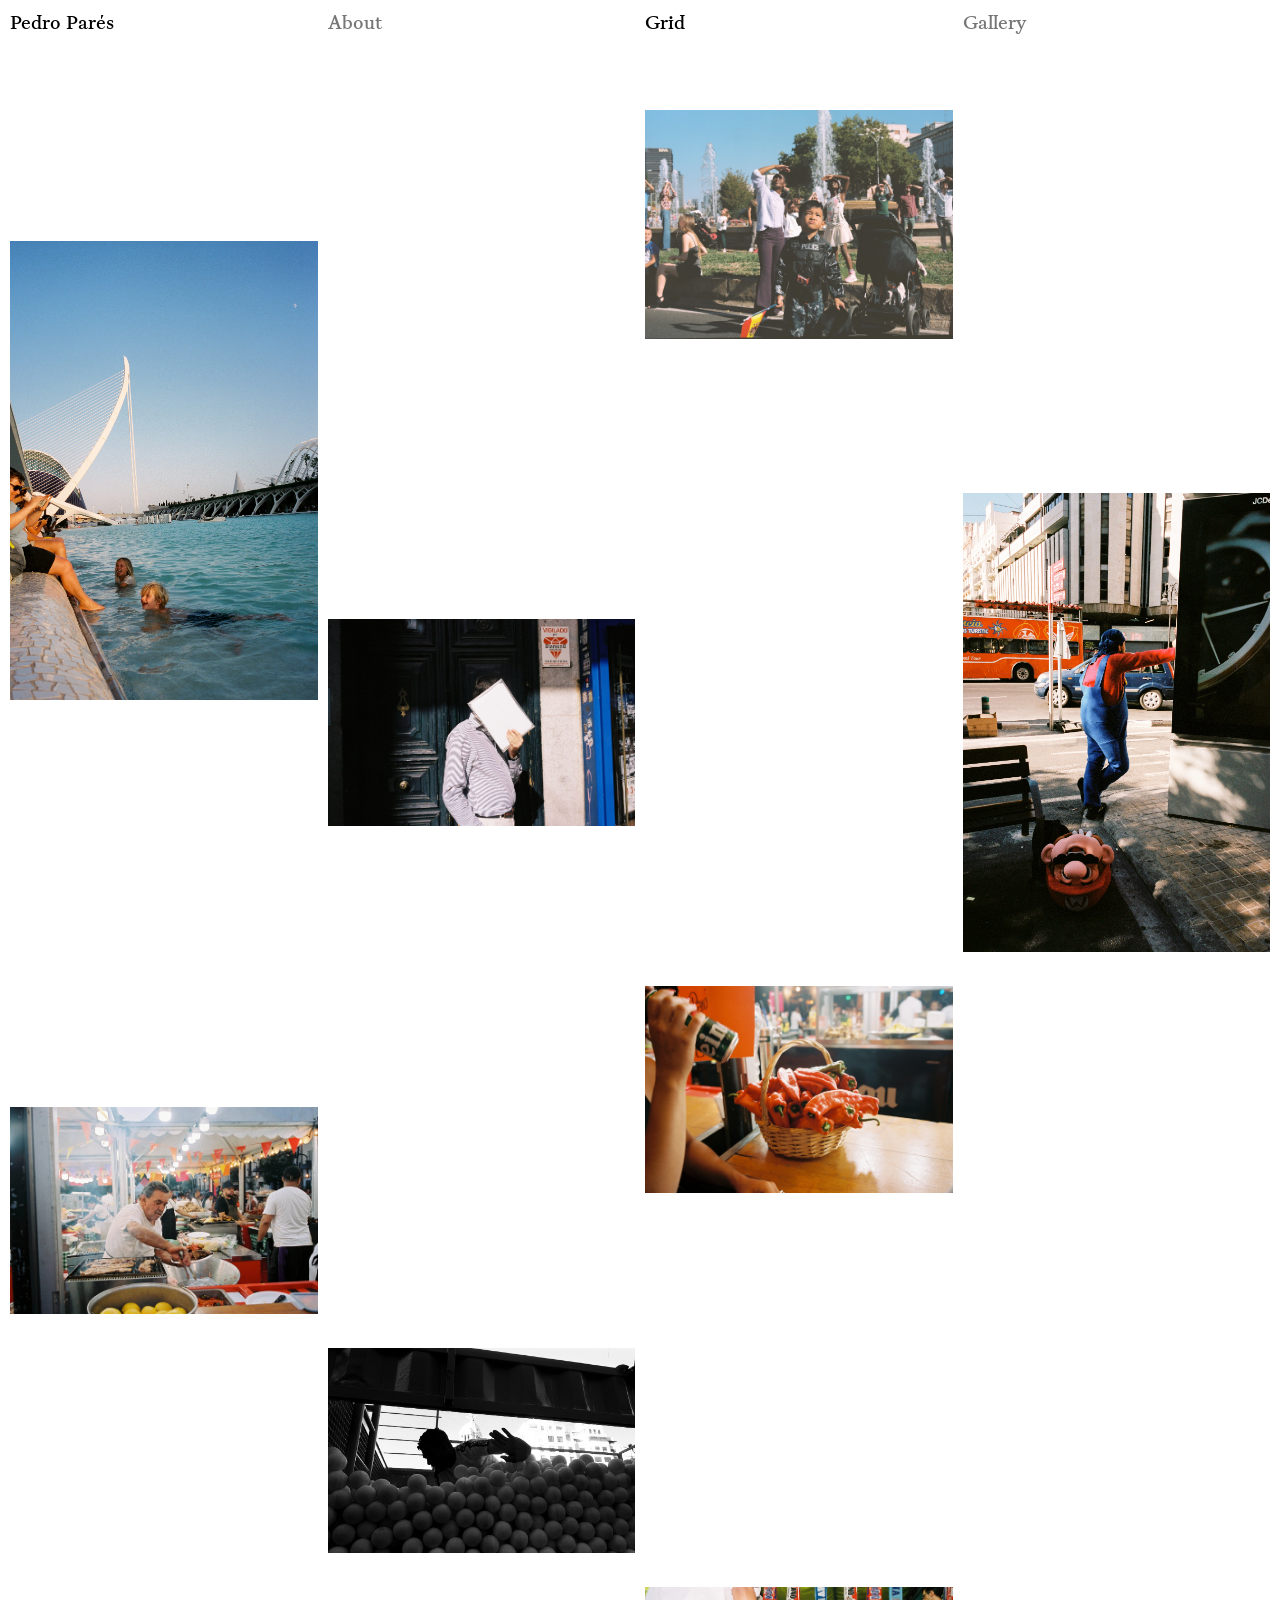
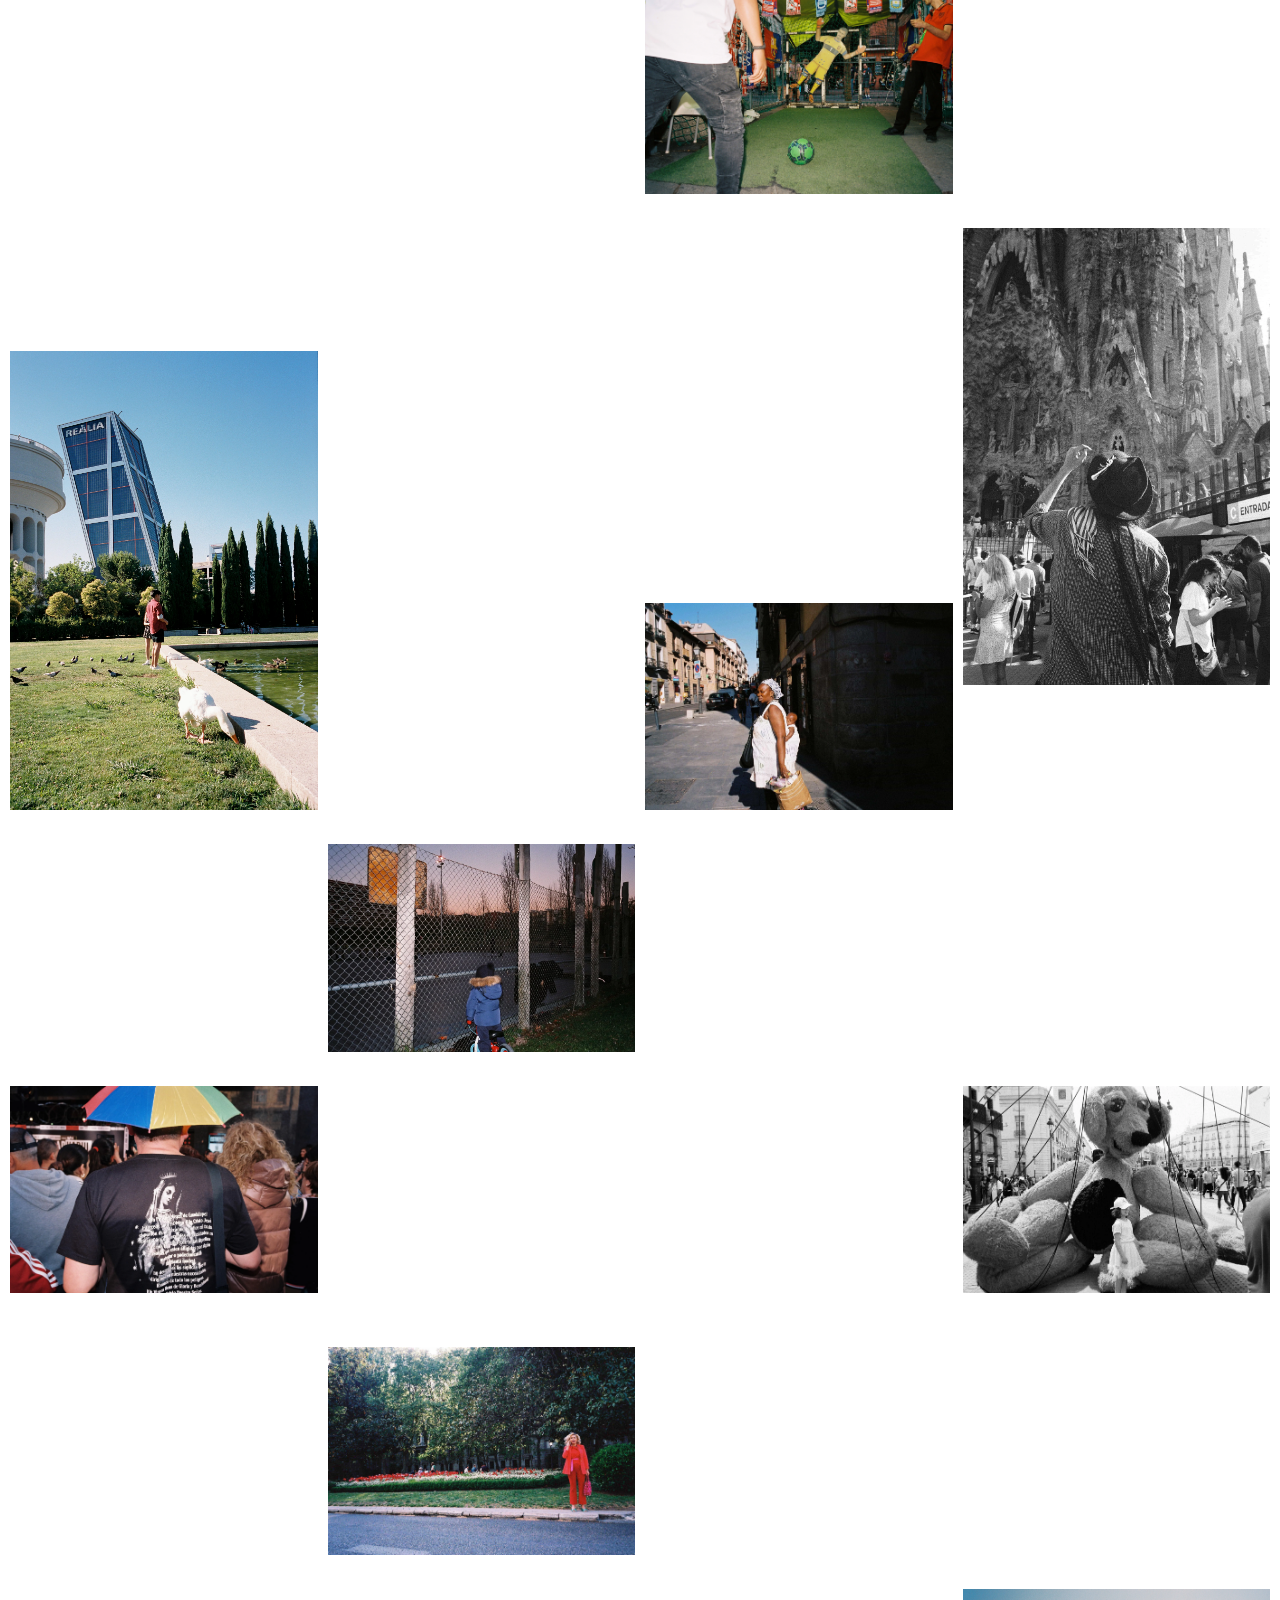
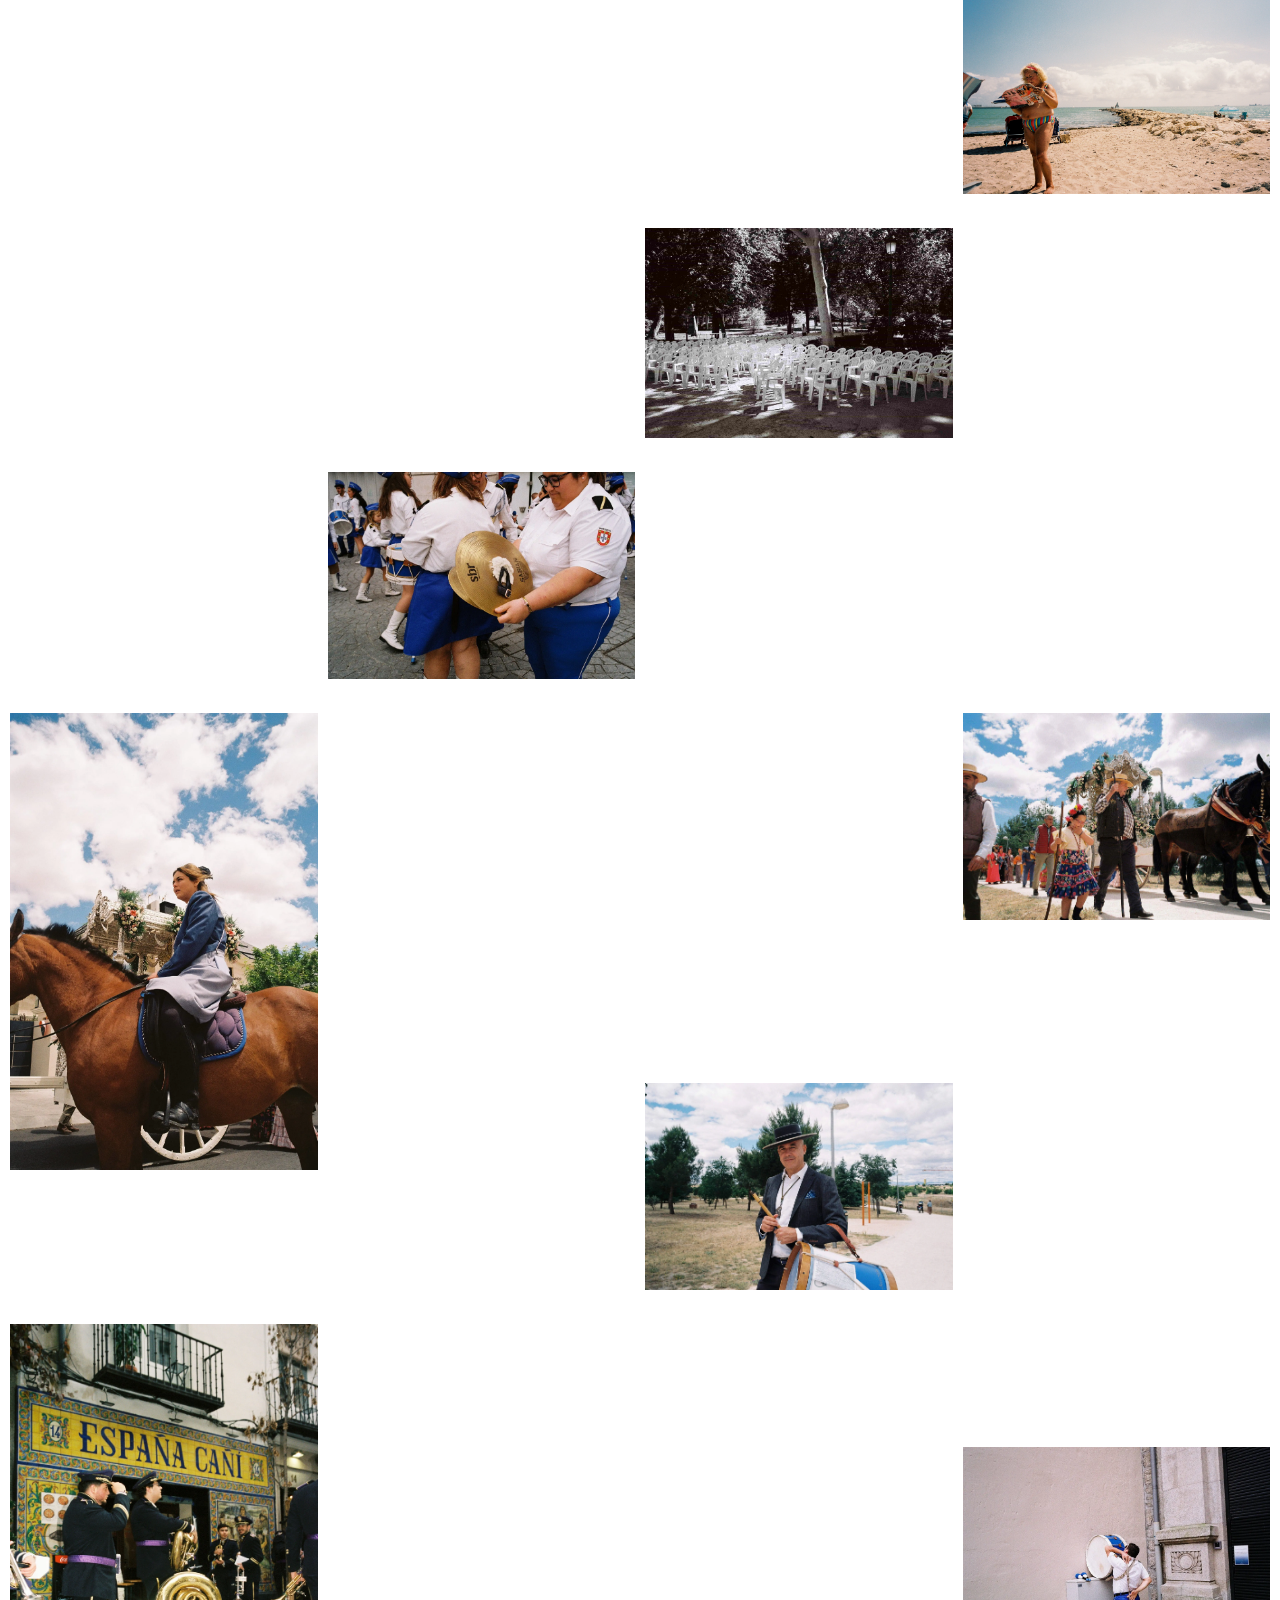
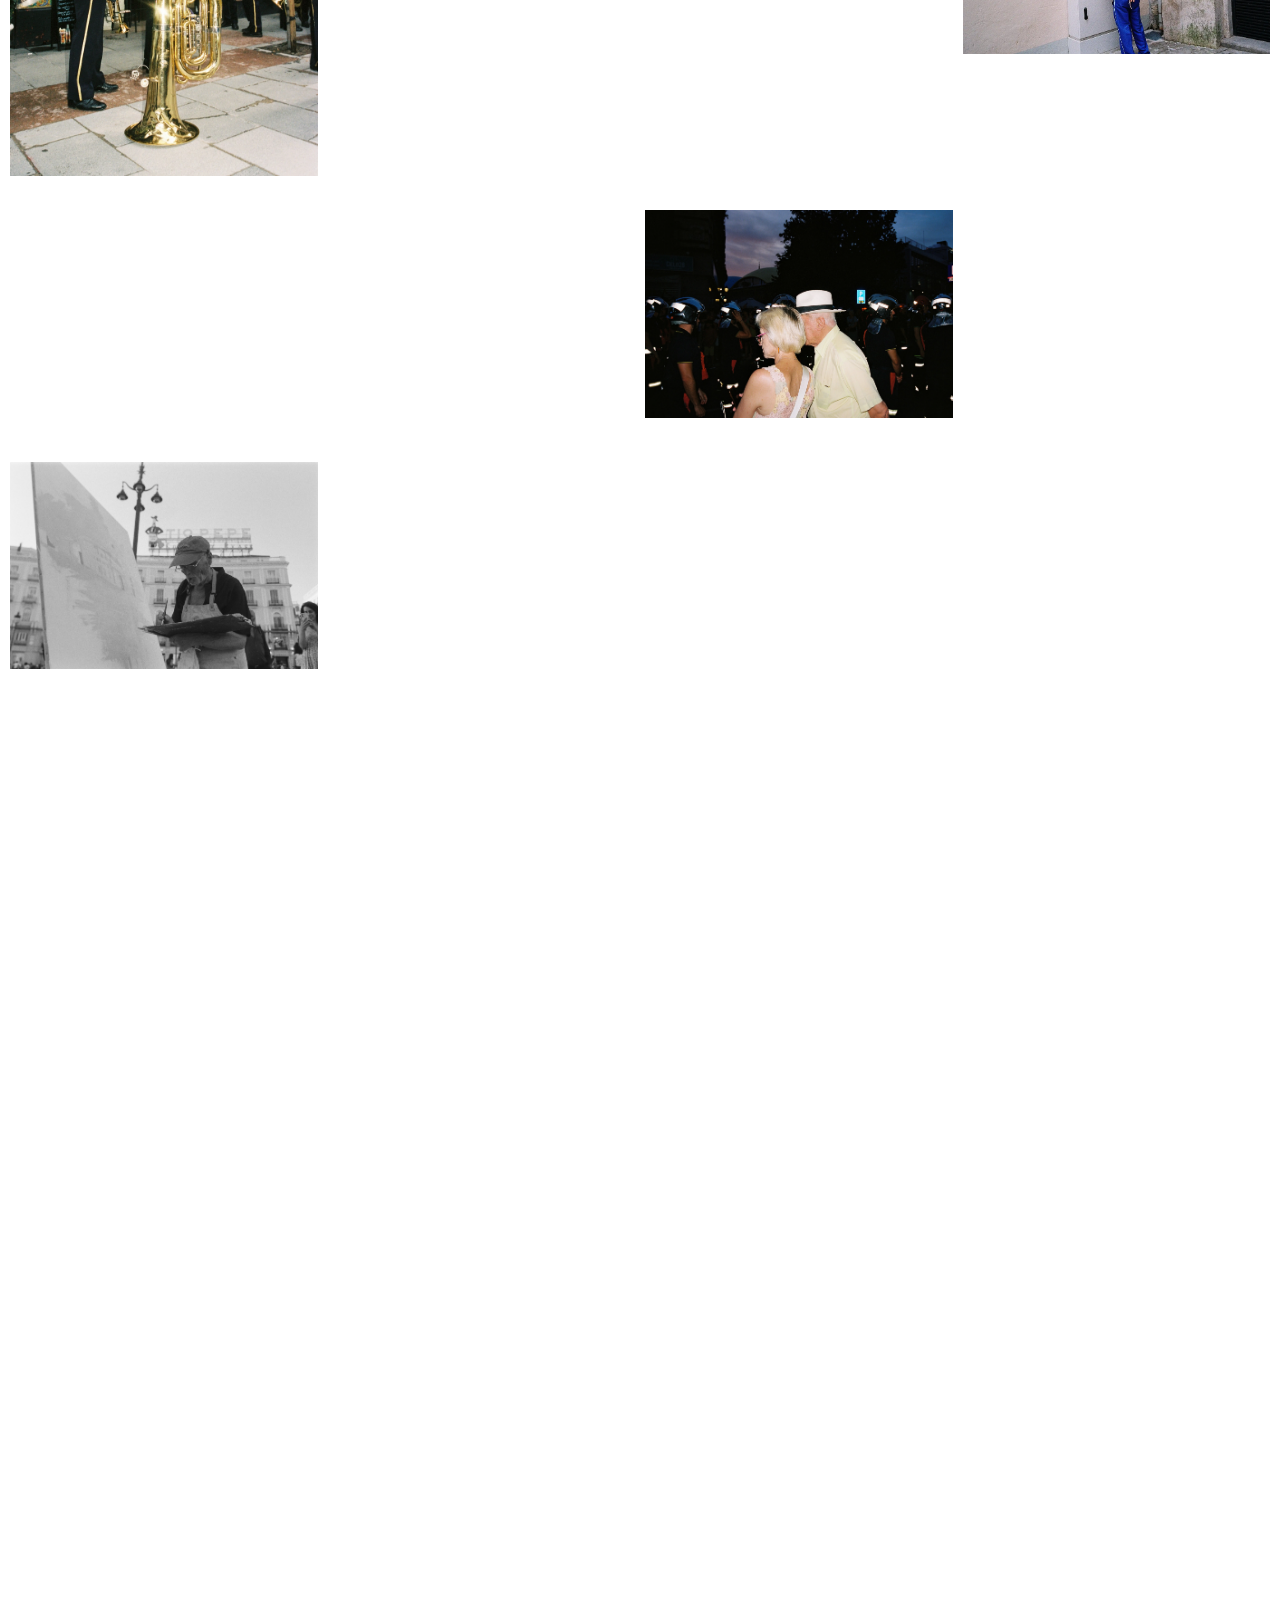
<file: index.html>
<!DOCTYPE html>
<html lang="en">
<head>
    <meta charset="UTF-8">
    <meta name="viewport" content="width=device-width, initial-scale=1.0">
    <title>Pedro Portfolio</title>
    <meta name="description" content="Photographic archive of street photography showing real urban life and city scenes.">
    <link rel="preload" href="Fuentes/ABC/ABCGaisyr-Light-Trial.woff2" as="font" type="font/woff2" crossorigin>
    <link rel="stylesheet" href="css/index.css">
    <link rel="icon" href="Media/favicon.png" type="image/png">
    <script defer src="js/index.js"></script>
</head>

<body>
<!--
    PEDRO PARÉS - PORTFOLIO
    Página principal con grid de fotografías en color.
    Secciones: Header, About, Grid Color, Back to Top, Footer Mobile
-->
    <svg xmlns="http://www.w3.org/2000/svg" style="display:none">
        <symbol id="icon-arrow-up" viewBox="0 0 45.83 78.14">
            <line stroke="#000" stroke-miterlimit="10" stroke-width="3" fill="#fff" x1="22.84" y1="2.15" x2="22.84" y2="78.14"/>
            <polyline fill="none" stroke="#000" stroke-miterlimit="10" stroke-width="3" points=".71 23.6 22.9 1.41 45.12 23.64"/>
        </symbol>
    </svg>
    <!-- HEADER -->
    <header class="header">

        <nav class="nav">
            <ul class="nav__ul">
                <li class="nav__link"><h1 class="h1">Pedro Parés</h1></li>
                <li class="nav__link nav__about">
                    <a href="#" class="nav__a notselected openAbout" title="About">About</a>
                </li>
                <li class="nav__link">
                    <span class="nav__a a" title="Grid section">Grid</span>
                </li>
                <li class="nav__link">
                    <a href="galeriacolor.html" class="nav__a notselected" title="Go to Gallery page">Gallery</a>
                </li>
            </ul>
        </nav>

    </header>


    <div class="header_small">

        <nav class="nav_small">
            <ul class="nav_small__ul">
                <li class="nav_small__link">
                    <span class="h1" title="Pedro Parés">Pedro Parés</span>
                </li>
                <li class="nav_small__link nav_small__about">
                    <a href="#" class="nav_small__a notselected openAbout" title="Open About section">
                        About
                    </a>
                </li>
            </ul>
        </nav>

    </div>
    <!-- HEADER -->


    <main>
    <!-- ABOUT -->
        <div class="about__container">

            <div class="about_content">

                <div class="about_grid">
                    <div class="div_grid__big">
                        <p class="p_about"> Pedro Parés is a Venezuelan photographer based in Madrid (Spain).
                        His work focuses on street photography, with a particular emphasis on portraying
                        cultural richness that surrounds us and exploring complex human emotions.
                        He also has a strong interest in the audiovisual field, with extensive experience
                        as a camera assistant and in the field of image direction.</p>
                    </div>
                </div>

                <div class="information_grid">
                    <div class="information_grid__contact">
                        <h2 class="contact_h2">Contact</h2>
                        <div class="contact_p__div">
                            <p class="p_contact">Photographs available for sell.</p>
                            <p class="p_contact">Price upon request.</p>
                        </div>
                        
                        <ul class="ul_contact">
                            <li class="li_contact"><a href="mailto:pedroapares@gmail.com" class="a_contact" title="Email">pedroapares@gmail.com</a></li>
                            <li class="li_contact"><a href="https://instagram.com/thespecialpares" class="a_contact" title="Instagram" target="_blank" rel="noreferrer">@thespecialpares</a></li>
                            <li class="li_contact"><a href="tel:+31654654876" class="a_contact" title="Phone">+31 654 654 876</a></li>
                        </ul>
                    </div>
                    <div class="information_grid__experience">
                        <h2 class="experience_h2">Experience</h2>
                        <ul class="ul_experience">
                            <li class="li_experience">Art Direction</li>
                            <li class="li_experience">Wedding Photography</li>
                            <li class="li_experience">Set Design</li>
                            <li class="li_experience">Event Photography</li>
                            <li class="li_experience">Photojournalism</li>
                        </ul>
                    </div>
                    <div class="information_grid__colaborators">
                        <h2 class="colaborators_h2">Colaborators</h2>
                        <ul class="ul_colaborators">
                            <li class="li_colaborators">Santiago Giusto</li>
                            <li class="li_colaborators">Nelson Van Campenhout</li>
                            <li class="li_colaborators">Leonardo Linan</li>
                            <li class="li_colaborators">Clara Murchinson</li>
                            <li class="li_colaborators">Margaux Jacques Linan</li>
                        </ul>
                    </div>
                </div>
                
            </div>

        </div>
    <!-- ABOUT -->



    <!-- GRID COLOR -->
    <div class="div__grid__color">
        <div class="div_img img_1__color img_horizontal">
            <picture>
                <source srcset="Media/optimizadas/grid_1_color_new.webp" type="image/webp">
                <img 
                    src="Media/grid_1_color.jpg"
                    alt="Street photography image"
                    title="Photograph 01"
                    fetchpriority="high"
                >
            </picture>
            <p class="caption">( 01 )</p>
        </div>

        <div class="div_img img_2__color img_vertical">
            <picture>
                <source srcset="Media/optimizadas/grid_2_color_new.webp" type="image/webp">
                <img 
                    src="Media/grid_2_color.jpg"
                    alt="Street photography image"
                    title="Photograph 02"
                    fetchpriority="high"
                >
            </picture>
            <p class="caption">( 02 )</p>
        </div>

        <div class="div_img img_3__color img_vertical">
            <picture>
                <source srcset="Media/optimizadas/grid_3_color_new.webp" type="image/webp">
                <img 
                    src="Media/grid_3_color.jpg"
                    alt="Street photography image"
                    title="Photograph 03"
                    fetchpriority="high"
                >
            </picture>
            <p class="caption">( 03 )</p>
        </div>

        <div class="div_img img_4__color img_horizontal">
            <picture>
                <source srcset="Media/optimizadas/grid_4_color_new.webp" type="image/webp">
                <img 
                    src="Media/grid_4_color.jpg"
                    alt="Street photography image"
                    title="Photograph 04"
                    fetchpriority="high"
                >
            </picture>
            <p class="caption">( 04 )</p>
        </div>

        <div class="div_img img_5__color img_horizontal">
            <picture>
                <source srcset="Media/optimizadas/grid_5_color_new.webp" type="image/webp">
                <img 
                    src="Media/grid_5_color.jpg"
                    alt="Street photography image"
                    title="Photograph 05"
                    loading="lazy"
                >
            </picture>
            <p class="caption">( 05 )</p>
        </div>

        <div class="div_img img_6__color img_horizontal">
            <picture>
                <source srcset="Media/optimizadas/grid_6_color_new.webp" type="image/webp">
                <img 
                    src="Media/grid_6_color.jpg"
                    alt="Street photography image"
                    title="Photograph 06"
                    loading="lazy"
                >
            </picture>
            <p class="caption">( 06 )</p>
        </div>

        <div class="div_img img_7__color img_horizontal">
            <picture>
                <source srcset="Media/optimizadas/grid_7_color_new.webp" type="image/webp">
                <img 
                    src="Media/grid_7_color.jpg"
                    alt="Street photography image"
                    title="Photograph 07"
                    loading="lazy"
                >
            </picture>
            <p class="caption">( 07 )</p>
        </div>

        <div class="div_img img_8__color img_horizontal">
            <picture>
                <source srcset="Media/optimizadas/grid_8_color_new.webp" type="image/webp">
                <img 
                    src="Media/grid_8_color.jpg"
                    alt="Street photography image"
                    title="Photograph 08"
                    loading="lazy"
                >
            </picture>
            <p class="caption">( 08 )</p>
        </div>

        <div class="div_img img_9__color img_vertical">
            <picture>
                <source srcset="Media/optimizadas/grid_9_color_new.webp" type="image/webp">
                <img 
                    src="Media/grid_9_color.jpg"
                    alt="Street photography image"
                    title="Photograph 09"
                    loading="lazy"
                >
            </picture>
            <p class="caption">( 09 )</p>
        </div>

        <div class="div_img img_10__color img_vertical">
            <picture>
                <source srcset="Media/optimizadas/grid_10_color_new.webp" type="image/webp">
                <img 
                    src="Media/grid_10_color.jpg"
                    alt="Street photography image"
                    title="Photograph 10"
                    loading="lazy"
                >
            </picture>
            <p class="caption">( 10 )</p>
        </div>

        <div class="div_img img_11__color img_horizontal">
            <picture>
                <source srcset="Media/optimizadas/grid_11_color_new.webp" type="image/webp">
                <img 
                    src="Media/grid_11_color.jpg"
                    alt="Street photography image"
                    title="Photograph 11"
                    loading="lazy"
                >
            </picture>
            <p class="caption">( 11 )</p>
        </div>

        <div class="div_img img_12__color img_horizontal">
            <picture>
                <source srcset="Media/optimizadas/grid_12_color_new.webp" type="image/webp">
                <img 
                    src="Media/grid_12_color.jpg"
                    alt="Street photography image"
                    title="Photograph 12"
                    loading="lazy"
                >
            </picture>
            <p class="caption">( 12 )</p>
        </div>

            <div class="div_img img_13__color img_horizontal">
            <picture>
                <source srcset="Media/optimizadas/grid_13_color_new.webp" type="image/webp">
                <img 
                    src="Media/grid_13_color.jpg"
                    alt="Street photography image"
                    title="Photograph 13"
                    loading="lazy"
                >
            </picture>
            <p class="caption">( 13 )</p>
        </div>

        <div class="div_img img_14__color img_horizontal">
            <picture>
                <source srcset="Media/optimizadas/grid_14_color_new.webp" type="image/webp">
                <img 
                    src="Media/grid_14_color.jpg"
                    alt="Street photography image"
                    title="Photograph 14"
                    loading="lazy"
                >
            </picture>
            <p class="caption">( 14 )</p>
        </div>

        <div class="div_img img_15__color img_horizontal">
            <picture>
                <source srcset="Media/optimizadas/grid_15_color_new.webp" type="image/webp">
                <img 
                    src="Media/grid_15_color.jpg"
                    alt="Street photography image"
                    title="Photograph 15"
                    loading="lazy"
                >
            </picture>
            <p class="caption">( 15 )</p>
        </div>

        <div class="div_img img_16__color img_horizontal">
            <picture>
                <source srcset="Media/optimizadas/grid_16_color_new.webp" type="image/webp">
                <img 
                    src="Media/grid_16_color.jpg"
                    alt="Street photography image"
                    title="Photograph 16"
                    loading="lazy"
                >
            </picture>
            <p class="caption">( 16 )</p>
        </div>

        <div class="div_img img_17__color img_horizontal">
            <picture>
                <source srcset="Media/optimizadas/grid_17_color_new.webp" type="image/webp">
                <img 
                    src="Media/grid_17_color.jpg"
                    alt="Street photography image"
                    title="Photograph 17"
                    loading="lazy"
                >
            </picture>
            <p class="caption">( 17 )</p>
        </div>

        <div class="div_img img_18__color img_horizontal">
            <picture>
                <source srcset="Media/optimizadas/grid_18_color_new.webp" type="image/webp">
                <img 
                    src="Media/grid_18_color.jpg"
                    alt="Street photography image"
                    title="Photograph 18"
                    loading="lazy"
                >
            </picture>
            <p class="caption">( 18 )</p>
        </div>

        <div class="div_img img_19__color img_vertical">
            <picture>
                <source srcset="Media/optimizadas/grid_19_color_new.webp" type="image/webp">
                <img 
                    src="Media/grid_19_color.jpg"
                    alt="Street photography image"
                    title="Photograph 19"
                    loading="lazy"
                >
            </picture>
            <p class="caption">( 19 )</p>
        </div>

        <div class="div_img img_20__color img_horizontal">
            <picture>
                <source srcset="Media/optimizadas/grid_20_color_new.webp" type="image/webp">
                <img 
                    src="Media/grid_20_color.jpg"
                    alt="Street photography image"
                    title="Photograph 20"
                    loading="lazy"
                >
            </picture>
            <p class="caption">( 20 )</p>
        </div>

        <div class="div_img img_21__color img_horizontal">
            <picture>
                <source srcset="Media/optimizadas/grid_21_color_new.webp" type="image/webp">
                <img 
                    src="Media/grid_21_color.jpg"
                    alt="Street photography image"
                    title="Photograph 21"
                    loading="lazy"
                >
            </picture>
            <p class="caption">( 21 )</p>
        </div>

        <div class="div_img img_22__color img_vertical">
            <picture>
                <source srcset="Media/optimizadas/grid_22_color_new.webp" type="image/webp">
                <img 
                    src="Media/grid_22_color.jpg"
                    alt="Street photography image"
                    title="Photograph 22"
                    loading="lazy"
                >
            </picture>
            <p class="caption">( 22 )</p>
        </div>

        <div class="div_img img_23__color img_horizontal">
            <picture>
                <source srcset="Media/optimizadas/grid_23_color_new.webp" type="image/webp">
                <img 
                    src="Media/grid_23_color.jpg"
                    alt="Street photography image"
                    title="Photograph 23"
                    loading="lazy"
                >
            </picture>
            <p class="caption">( 23 )</p>
        </div>

        <div class="div_img img_24__color img_horizontal">
            <picture>
                <source srcset="Media/optimizadas/grid_24_color_new.webp" type="image/webp">
                <img 
                    src="Media/grid_24_color.jpg"
                    alt="Street photography image"
                    title="Photograph 24"
                    loading="lazy"
                >
            </picture>
            <p class="caption">( 24 )</p>
        </div>

        <div class="div_img img_25__color img_horizontal">
            <picture>
                <source srcset="Media/optimizadas/grid_25_color_new.webp" type="image/webp">
                <img 
                    src="Media/grid_25_color.jpg"
                    alt="Street photography image"
                    title="Photograph 25"
                    loading="lazy"
                >
            </picture>
            <p class="caption">( 25 )</p>
        </div>

                <div class="div_img img_26__color img_horizontal">
            <picture>
                <source srcset="Media/optimizadas/grid_26_color_new.webp" type="image/webp">
                <img src="Media/grid_26_color.jpg" alt="Street photography image" title="Photograph 26" loading="lazy">
            </picture>
            <p class="caption">( 26 )</p>
        </div>

        <div class="div_img img_27__color img_vertical">
            <picture>
                <source srcset="Media/optimizadas/grid_27_color_new.webp" type="image/webp">
                <img src="Media/grid_27_color.jpg" alt="Street photography image" title="Photograph 27" loading="lazy">
            </picture>
            <p class="caption">( 27 )</p>
        </div>

        <div class="div_img img_28__color img_horizontal">
            <picture>
                <source srcset="Media/optimizadas/grid_28_color_new.webp" type="image/webp">
                <img src="Media/grid_28_color.jpg" alt="Street photography image" title="Photograph 28" loading="lazy">
            </picture>
            <p class="caption">( 28 )</p>
        </div>

        <div class="div_img img_29__color img_horizontal">
            <picture>
                <source srcset="Media/optimizadas/grid_29_color_new.webp" type="image/webp">
                <img src="Media/grid_29_color.jpg" alt="Street photography image" title="Photograph 29" loading="lazy">
            </picture>
            <p class="caption">( 29 )</p>
        </div>

        <div class="div_img img_30__color img_horizontal">
            <picture>
                <source srcset="Media/optimizadas/grid_30_color_new.webp" type="image/webp">
                <img src="Media/grid_30_color.jpg" alt="Street photography image" title="Photograph 30" loading="lazy">
            </picture>
            <p class="caption">( 30 )</p>
        </div>

        <div class="div_img img_31__color img_vertical">
            <picture>
                <source srcset="Media/optimizadas/grid_31_color_new.webp" type="image/webp">
                <img src="Media/grid_31_color.jpg" alt="Street photography image" title="Photograph 31" loading="lazy">
            </picture>
            <p class="caption">( 31 )</p>
        </div>

        <div class="div_img img_32__color img_horizontal">
            <picture>
                <source srcset="Media/optimizadas/grid_32_color_new.webp" type="image/webp">
                <img src="Media/grid_32_color.jpg" alt="Street photography image" title="Photograph 32" loading="lazy">
            </picture>
            <p class="caption">( 32 )</p>
        </div>

        <div class="div_img img_33__color img_horizontal">
            <picture>
                <source srcset="Media/optimizadas/grid_33_color_new.webp" type="image/webp">
                <img src="Media/grid_33_color.jpg" alt="Street photography image" title="Photograph 33" loading="lazy">
            </picture>
            <p class="caption">( 33 )</p>
        </div>

        <div class="div_img img_34__color img_horizontal">
            <picture>
                <source srcset="Media/optimizadas/grid_34_color_new.webp" type="image/webp">
                <img src="Media/grid_34_color.jpg" alt="Street photography image" title="Photograph 34" loading="lazy">
            </picture>
            <p class="caption">( 34 )</p>
        </div>

        <div class="div_img img_35__color img_vertical">
            <picture>
                <source srcset="Media/optimizadas/grid_35_color_new.webp" type="image/webp">
                <img src="Media/grid_35_color.jpg" alt="Street photography image" title="Photograph 35" loading="lazy">
            </picture>
            <p class="caption">( 35 )</p>
        </div>

        <div class="div_img img_36__color img_horizontal">
            <picture>
                <source srcset="Media/optimizadas/grid_36_color_new.webp" type="image/webp">
                <img src="Media/grid_36_color.jpg" alt="Street photography image" title="Photograph 36" loading="lazy">
            </picture>
            <p class="caption">( 36 )</p>
        </div>

        <div class="div_img img_37__color img_horizontal">
            <picture>
                <source srcset="Media/optimizadas/grid_37_color_new.webp" type="image/webp">
                <img src="Media/grid_37_color.jpg" alt="Street photography image" title="Photograph 37" loading="lazy">
            </picture>
            <p class="caption">( 37 )</p>
        </div>

        <div class="div_img img_38__color img_horizontal">
            <picture>
                <source srcset="Media/optimizadas/grid_38_color_new.webp" type="image/webp">
                <img src="Media/grid_38_color.jpg" alt="Street photography image" title="Photograph 38" loading="lazy">
            </picture>
            <p class="caption">( 38 )</p>
        </div>

        <div class="div_img img_39__color img_vertical">
            <picture>
                <source srcset="Media/optimizadas/grid_39_color_new.webp" type="image/webp">
                <img src="Media/grid_39_color.jpg" alt="Street photography image" title="Photograph 39" loading="lazy">
            </picture>
            <p class="caption">( 39 )</p>
        </div>

        <div class="div_img img_40__color img_horizontal">
            <picture>
                <source srcset="Media/optimizadas/grid_40_color_new.webp" type="image/webp">
                <img src="Media/grid_40_color.jpg" alt="Street photography image" title="Photograph 40" loading="lazy">
            </picture>
            <p class="caption">( 40 )</p>
        </div>

        <div class="div_img img_41__color img_horizontal">
            <picture>
                <source srcset="Media/optimizadas/grid_41_color_new.webp" type="image/webp">
                <img src="Media/grid_41_color.jpg" alt="Street photography image" title="Photograph 41" loading="lazy">
            </picture>
            <p class="caption">( 41 )</p>
        </div>

        <div class="div_img img_42__color img_vertical">
            <picture>
                <source srcset="Media/optimizadas/grid_42_color_new.webp" type="image/webp">
                <img src="Media/grid_42_color.jpg" alt="Street photography image" title="Photograph 42" loading="lazy">
            </picture>
            <p class="caption">( 42 )</p>
        </div>

        <div class="div_img img_43__color img_horizontal">
            <picture>
                <source srcset="Media/optimizadas/grid_43_color_new.webp" type="image/webp">
                <img src="Media/grid_43_color.jpg" alt="Street photography image" title="Photograph 43" loading="lazy">
            </picture>
            <p class="caption">( 43 )</p>
        </div>

        <div class="div_img img_44__color img_horizontal">
            <picture>
                <source srcset="Media/optimizadas/grid_44_color_new.webp" type="image/webp">
                <img src="Media/grid_44_color.jpg" alt="Street photography image" title="Photograph 44" loading="lazy">
            </picture>
            <p class="caption">( 44 )</p>
        </div>

        <div class="div_img img_45__color img_horizontal">
            <picture>
                <source srcset="Media/optimizadas/grid_45_color_new.webp" type="image/webp">
                <img src="Media/grid_45_color.jpg" alt="Street photography image" title="Photograph 45" loading="lazy">
            </picture>
            <p class="caption">( 45 )</p>
        </div>

        <div class="div_img img_46__color img_vertical">
            <picture>
                <source srcset="Media/optimizadas/grid_46_color_new.webp" type="image/webp">
                <img src="Media/grid_46_color.jpg" alt="Street photography image" title="Photograph 46" loading="lazy">
            </picture>
            <p class="caption">( 46 )</p>
        </div>

        <div class="div_img img_47__color img_horizontal">
            <picture>
                <source srcset="Media/optimizadas/grid_47_color_new.webp" type="image/webp">
                <img src="Media/grid_47_color.jpg" alt="Street photography image" title="Photograph 47" loading="lazy">
            </picture>
            <p class="caption">( 47 )</p>
        </div>

        <div class="div_img img_48__color img_horizontal">
            <picture>
                <source srcset="Media/optimizadas/grid_48_color_new.webp" type="image/webp">
                <img src="Media/grid_48_color.jpg" alt="Street photography image" title="Photograph 48" loading="lazy">
            </picture>
            <p class="caption">( 48 )</p>
        </div>

        <div class="div_img img_49__color img_horizontal">
            <picture>
                <source srcset="Media/optimizadas/grid_49_color_new.webp" type="image/webp">
                <img src="Media/grid_49_color.jpg" alt="Street photography image" title="Photograph 49" loading="lazy">
            </picture>
            <p class="caption">( 49 )</p>
        </div>

        <div class="div_img img_50__color img_horizontal">
            <picture>
                <source srcset="Media/optimizadas/grid_50_color_new.webp" type="image/webp">
                <img src="Media/grid_50_color.jpg" alt="Street photography image" title="Photograph 50" loading="lazy">
            </picture>
            <p class="caption">( 50 )</p>
        </div>

    </div>




    <!-- BACK TO THE TOP -->
    <div class="div_backTop">
        <ul class="ul_backTop">
            <li class="li_backTop"></li>
            <li class="li_backTop"></li>
            <li class="li_backTop"></li>
            <li class="li_backTop">
                <a href="#" id="btnTop" class="footer__a" title="Back to the top button">
                    <svg width="24" height="40">
                        <use href="#icon-arrow-up"/>
                    </svg>
                </a>
            </li>
        </ul>
    </div>
    <!-- BACK TO THE TOP -->



    </main>
    <!-- FOOTER MOBILE -->
    <footer class="footer">
        <ul class="ul_footer">
            <li class="li_footer">
                <span class="a__footer a" title="Grid">Grid</span>
            </li>
            <li class="li_footer">
                <a href="galeriacolor.html" class="a_footer notselected" title="Gallery">Gallery</a>
            </li>
        </ul>

    </footer>
    <!-- FOOTER MOBILE -->
</body>
</html>
</file>
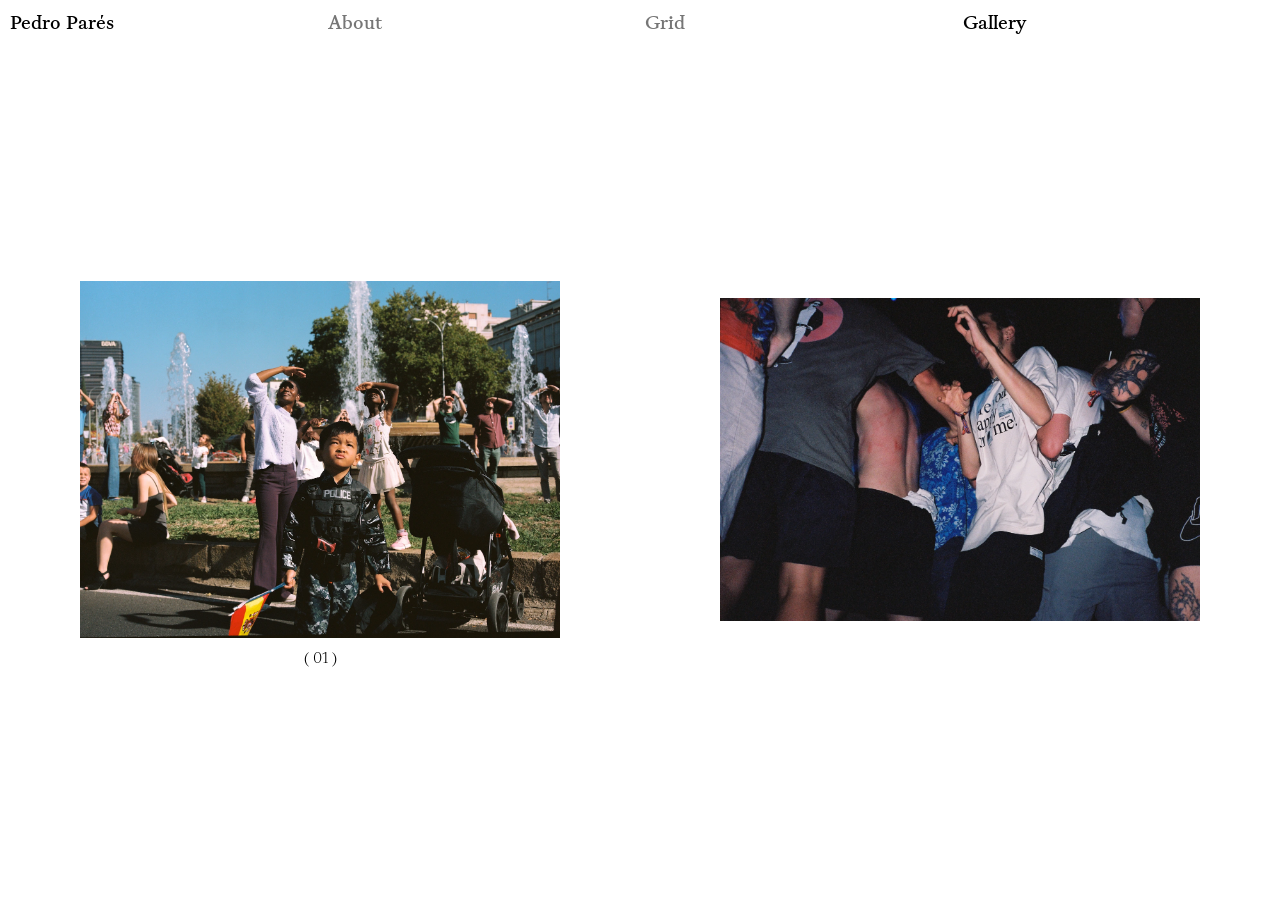
<file: galeriacolor.html>
<!DOCTYPE html>
<html lang="en">
<head>
    <meta charset="UTF-8">
    <meta name="viewport" content="width=device-width, initial-scale=1.0">
    <title>Pedro Portfolio - Galería color</title>
    <meta name="description" content="Photographic archive of street photography showing real urban life and city scenes.">
    <link rel="preload" href="Fuentes/ABC/ABCGaisyr-Light-Trial.woff2" as="font" type="font/woff2" crossorigin>
    <link rel="stylesheet" href="css/index.css">
    <link rel="icon" href="Media/favicon.png" type="image/png">
    <script defer src="js/index.js"></script>
</head>

<body>
<!--
    PEDRO PARÉS - PORTFOLIO
    Galería interactiva de fotografías en color.
    Las imágenes cambian al hacer click mediante JS.
    Secciones: Header, About, Galería Color, Footer Mobile
-->
    <h1 class="sr-only">Color Photography Gallery</h1>
<!-- HEADER -->
<header class="header">

    <nav class="nav">
        <nav class="nav">
            <ul class="nav__ul">
                <li class="nav__link"><h1 class="h1">Pedro Parés</h1></li>
                <li class="nav__link nav__about">
                    <a href="#" class="nav__a notselected openAbout" title="About">About</a>
                </li>
                <li class="nav__link">
                    <a href="index.html" class="nav__a notselected" title="Grid">Grid</a>
                </li>
                <li class="nav__link">
                    <span class="nav__a a" title="Gallery">Gallery</span>
                </li>
            </ul>
        </nav>
    </nav>

</header>

<div class="header_small">

    <nav class="nav_small">
        <ul class="nav_small__ul">
            <li class="nav_small__link"><a href="index.html" class="nav_small__a" title="Pedro Parés">Pedro Parés</a></li>
            <li class="nav_small__link nav_small__about"><a href="#" class="nav_small__a notselected openAbout" title="About">About</a></li>
        </ul>
    </nav>


</div>





<!-- ABOUT -->
    <div class="about__container">

        <div class="about_content">

            <div class="about_grid">
                <div class="div_grid__big">
                    <p class="p_about"> Pedro Parés is a Venezuelan photographer based in Madrid (Spain).
                    His work focuses on street photography, with a particular emphasis on portraying
                    cultural richness that surrounds us and exploring complex human emotions.
                    He also has a strong interest in the audiovisual field, with extensive experience
                    as a camera assistant and in the field of image direction.</p>
                </div>
            </div>

            <div class="information_grid">
                <div class="information_grid__contact">
                    <h2 class="contact_h2">Contact</h2>
                    <div class="contact_p__div">
                        <p class="p_contact">Photographs available for sell.</p>
                        <p class="p_contact">Price upon request.</p>
                    </div>
                    
                    <ul class="ul_contact">
                        <li class="li_contact"><a href="mailto:pedroapares@gmail.com" class="a_contact" title="email">pedroapares@gmail.com</a></li>
                        <li class="li_contact"><a href="https://instagram.com/thespecialpares" class="a_contact" title="Instagram" target="_blank" rel="noreferrer">@thespecialpares</a></li>
                        <li class="li_contact"><a href="tel:+31654654876" class="a_contact" title="Phone">+31 654 654 876</a></li>
                    </ul>
                </div>
                <div class="information_grid__experience">
                    <h2 class="experience_h2">Experience</h2>
                    <ul class="ul_experience">
                        <li class="li_experience">Art Direction</li>
                        <li class="li_experience">Wedding Photography</li>
                        <li class="li_experience">Set Design</li>
                        <li class="li_experience">Event Photography</li>
                        <li class="li_experience">Photojournalism</li>
                    </ul>
                </div>
                <div class="information_grid__colaborators">
                    <h2 class="colaborators_h2">Colaborators</h2>
                    <ul class="ul_colaborators">
                        <li class="li_colaborators">Santiago Giusto</li>
                        <li class="li_colaborators">Nelson Van Campenhout</li>
                        <li class="li_colaborators">Leonardo Linan</li>
                        <li class="li_colaborators">Clara Murchinson</li>
                        <li class="li_colaborators">Margaux Jacques Linan</li>
                    </ul>
                </div>
            </div>

        </div>

    </div>







<!-- GALERIA COLOR -->
<main class="main">

    <div class="div_gallery">

        <div class="div_gallery__izquierda">
            <button class="btn-gallery" title="Next photo">
                <picture class="div_gallery">
                    <source srcset="Media/optimizadas/grid_1_color.webp" type="image/webp">
                    <img 
                        id="img1" class="img_gallery horizontal" 
                        src="Media/grid_1_color.jpg" 
                        alt="Street photography image"
                        fetchpriority="high" 
                    >
                </picture>
            </button>
            <p class="caption_gallery">( 01 )</p>
        </div>

        <div class="div_gallery__derecha">
            <button class="btn-gallery" title="Next photo">
                <picture class="div_gallery">
                    <source srcset="Media/optimizadas/grid_2_color.webp" type="image/webp">
                    <img 
                        id="img2" class="img_gallery vertical" 
                        src="Media/grid_2_color.jpg" 
                        alt="Street photography image"
                        fetchpriority="high"
                    >
                </picture>
            </button>
            <p class="caption_gallery">( 02 )</p>
        </div>

    </div>

</main>







<!-- FOOTER MOBILE -->
    <footer class="footer">
        <ul class="ul_footer">
            <li class="li_footer">
                <a href="index.html" class="a_footer notselected" title="Grid">Grid</a>
            </li>
            <li class="li_footer">
                <span class="a__footer a" title="Gallery">Gallery</span>
            </li>
        </ul>

    </footer>



</body>
</html>
</file>
<file: css/index.css>
/*
    PEDRO PARÉS - PORTFOLIO
    
    Bloques:
    - Tipografías: Fuentes ABC Gaisyr Light y Book
    - Root: Variables de colores, fuentes y tamaños
    - Reset CSS: Normalización de estilos
    - Componentes: Headings, párrafos y enlaces
    - Transiciones: Animaciones de entrada y galería
    - Body: Fondo general
    - Accesibilidad: Clase sr-only
    - Header: Navegación principal y móvil
    - About: Panel de información y contacto
    - Section Color: Grid de fotografías en color
    - Section B&W: Grid de fotografías en blanco y negro
    - Back to Top: Botón de scroll al inicio
    - Gallery: Galería de fotos
    - Media Mobile: Responsive para pantallas menores de 800px
    - Footer: Navegación móvil inferior
*/


/* TIPOGRAFÍAS */
@font-face {
    font-family: "ABC Gaisyr Light";
    src: url("../Fuentes/ABC/ABCGaisyr-Light-Trial.woff2") format("woff2");
    font-weight: 300;
    font-style: normal;
    font-display: swap;
}

@font-face {
    font-family: "ABC Gaisyr Book";
    src: url("../Fuentes/ABC/ABCGaisyr-Book-Trial.woff2") format("woff2");
    font-weight: 350;
    font-style: normal;
    font-display: swap;


}

@font-face {
    font-family: "ABC Gaisyr Regular";
    src: url("../Fuentes/ABC/ABCGaisyr-Regular-Trial.woff2") format("woff2");
    font-weight: 400;
    font-style: normal;
    font-display: swap;


}


/* ROOT */
:root {
    /*COLORES*/
    --text-dark: #000000; /* Color textos */
    --text-light: #767676; /* Color textos y enlaces */
    --text-hover: #c1c1c1; /* Color hover de textos */
    --background-about: rgba(255, 255, 255, 0.60); /* Color fondo About */
    --background-body: #ffffff; /* Color fondo */

    /*FUENTES*/
    --font-family-light: 'ABC Gaisyr Light';
    --font-family-book: 'ABC Gaisyr Book';
    --font-family-Regular: 'ABC Gaisyr Regular';

    /*SIZES*/
    --max-width-xl: 120rem; 
}




/* RESET CSS */
* {
    box-sizing: border-box;
    margin: 0;
    padding: 0;
    scroll-behavior: smooth;
}

img {
    max-width: 100%;
    height: auto;
    display: block;
}

a {
    color: inherit;
    text-decoration: none;
}

li {
    list-style: none;
}




/* COMPONENTES */
h1, .h1,
h2, .h2,
a, .a {
    font-weight: 350;
    font-size: clamp(1.125rem, 2vw, 1.1875rem);
    font-family: var(--font-family-Regular), serif;
}

h3, .h3 {
    font-weight: 350;
    font-size: clamp(0.875rem, 2vw, 0.9375rem);
    font-family: var(--font-family-book), serif;
    color: var(--text-light);
}

p {
    font-weight: 350;
    font-size: clamp(0.875rem, 2vw, 0.9375rem);
    font-family: var(--font-family-light), serif;
}



/* TRANSICIONES */
            /* TRANSICIÓN INICIO */

.header,
.header_small {
    opacity: 0;
    filter: blur(0px);
    transition: opacity 1.4s ease, filter 1.4s ease, transform 1.4s ease;
}

.div_img {
    opacity: 0;
    filter: blur(0px);
    transition: opacity 2.4s ease, filter 2.4s ease, transform 2.4s ease;
}

.div_img.is-visible,
.header.is-visible,
.header_small.is-visible {
    opacity: 1;
    filter: blur(0px);
}




           /* TRANSICIÓN GALERÍA */

.img_gallery,
.img_gallery__byn,
.caption_gallery,
.caption_gallery__byn {
    opacity: 0;
    transition: opacity 2.4s ease, filter 2.4s ease, transform 2.4s ease;
}

.img_gallery.vertical {
    max-height: calc(100vh - 12rem);
    width: auto;
    max-width: 60%;
}

.img_gallery.is-visible,
.img_gallery__byn.is-visible,
.caption_gallery.is-visible,
.caption_gallery__byn.is-visible {
    opacity: 1;
    filter: blur(0px);
}

            /* TRANSICIÓN GALERÍA */




/* BODY */
body {
    background: var(--background-body);
}

/* OCULTAR BARRA DE SCROLL */
html {
    scrollbar-width: none;          /* Firefox */
    -ms-overflow-style: none;       /* Edge antiguo */
}

html::-webkit-scrollbar {
    display: none;                  /* Chrome, Safari */
}

/* ACCESIBILIDAD */
.sr-only {
    position: absolute;
    width: 1px;
    height: 1px;
    overflow: hidden;
    clip: rect(0, 0, 0, 0);
    white-space: nowrap;
}




/* HEADER */
.header {
    padding: 0.625rem;
    width: 100%;
    position: fixed;
    z-index: 100;
}

.nav__ul {
    display: grid;
    grid-template-columns: repeat(4, 1fr);
    gap: 0.625rem;
    text-align: left;
}

.nav__link {
    display: flex;
    align-items: center;
    transition: filter 1s ease, opacity 1s ease;
}

.nav__link.blurred {
    filter: blur(4px);
    opacity: 0.3;
}

.nav__group {
    display: flex;
    gap: 0.625rem;
}

.nav__about {
    position: relative;
    z-index: 100;
}

.header_small {
    padding: 0.625rem;
    width: 100%;
    position: fixed;
    display: none;
    z-index: 100;
}

.nav_small__ul {
    display: flex;
    justify-content: space-between;
    gap: 0.625rem;
}

.about__container {
    position: fixed;
    inset: 0;
    background-color: var(--background-about);
    backdrop-filter: blur(15px);
    -webkit-backdrop-filter: blur(15px);
    display: flex;
    flex-flow: row;
    gap: 1.25rem;
    padding: 2.5rem 0.3125rem;
    z-index: 90;
    opacity: 0;
    visibility: hidden;
    pointer-events: none;
    transition: opacity 1s ease, visibility 1s ease;
}

.about__container.active {
    opacity: 1;
    visibility: visible;
    pointer-events: all;
}

.nav__color {
    display: flex;
    gap: 0.625rem;
}

.notselected {

    color: var(--text-light);
    transition: color 0.4s ease;
}

.notselected:hover {
    color: #c1c1c1;
}

.notselected:active {
    color: var(--text-dark);
    font-family: var(--font-family-Regular);
}



/* ABOUT */
.about_content{
    width: 100%;
    margin: 0;
    padding: 0;
    opacity: 1;
    transition: opacity 1s ease;
}

.about__container:not(.active) .about_content {
    opacity: 0;
}

.about_grid{
    width: 100%;
    display: grid;
    grid-template-columns: repeat(4, 1fr);
    padding: 1.5rem 0;
}

.div_grid__big {
    grid-column: 2/4;
}

.information_grid {
    display: grid;
    grid-template-columns: repeat(4, 1fr);
}

.information_grid__contact {
    grid-column: 2;
}

.information_grid__experience {
    grid-column: 3;
}

.information_grid__colaborators {
    grid-column: 4;
}

.p_about {
    font-size: clamp(1.125rem, 2vw, 1.1875rem);
}

.a_contact, .li_experience, .li_colaborators {
    font-size: clamp(1rem, 2vw, 1.0625rem);
    color: var(--text-light);
    transition: color 0.4s ease;
}

.a_contact:hover {
    color: var(--text-dark);
}

.a_contact:active {
    color: var(--text-dark);
}

.information_grid__contact, .information_grid__experience, .information_grid__colaborators {
    display: flex;
    flex-flow: column;
    gap: 0.625rem;
}

.ul_contact,
.ul_experience,
.ul_colaborators {
    display: flex;
    flex-flow: column;
    gap: 0.3125rem;
}




/* SECTION COLOR */
.div__grid__color {
    padding: 6.25rem 0.625rem;
    display: grid;
    grid-template-columns: repeat(4, 1fr);
    gap: 0.625rem;
    max-width: var(--max-width-xl);
    margin: 0 auto;
    transition: filter 1s ease; /*BLUR*/
}

.div__grid__color.blurred {
    filter: blur(8px); /*BLUR*/
}


.div__grid__color img {
    height: auto;
    object-fit: cover;
    display: block;
    transition: opacity 0.2s ease, transform 0.2s ease;
}


.img_1__color { grid-column: 3; grid-row: 2 / span 2; }

.img_2__color { grid-column: 1; grid-row: 3 / span 4; }

.img_3__color { grid-column: 4; grid-row: 5 / span 4; }

.img_4__color { grid-column: 2; grid-row: 6 / span 2; }

.img_5__color { grid-column: 3; grid-row: 9 / span 2; }

.img_6__color { grid-column: 1; grid-row: 10 / span 2; }

.img_7__color { grid-column: 2; grid-row: 12 / span 2; }

.img_8__color { grid-column: 3; grid-row: 14 / span 2; }

.img_9__color { grid-column: 4; grid-row: 16 / span 4; }

.img_10__color { grid-column: 1; grid-row: 17 / span 4; }

.img_11__color { grid-column: 3; grid-row: 19 / span 2; }

.img_12__color { grid-column: 2; grid-row: 21 / span 2; }

.img_13__color { grid-column: 1; grid-row: 23 / span 2; }

.img_14__color { grid-column: 4; grid-row: 23 / span 2; }

.img_15__color { grid-column: 2; grid-row: 27 / span 2; }

.img_16__color { grid-column: 4; grid-row: 29 / span 2; }

.img_17__color { grid-column: 3; grid-row: 31 / span 2; }

.img_18__color { grid-column: 2; grid-row: 33 / span 2; }

.img_19__color { grid-column: 1; grid-row: 35 / span 4; }

.img_20__color { grid-column: 4; grid-row: 35 / span 2; }

.img_21__color { grid-column: 3; grid-row: 38 / span 2; }

.img_22__color { grid-column: 1; grid-row: 40 / span 4; }

.img_23__color { grid-column: 4; grid-row: 41 / span 2; }

.img_24__color { grid-column: 3; grid-row: 44 / span 2; }

.img_25__color { grid-column: 1; grid-row: 47 / span 2; }


.div_img {
    display: flex;
    flex-flow: column nowrap;
    gap: 0.3125rem;
    align-items: center;
    position: relative;
    overflow: hidden;
}

.div_img img {
    width: 100%;
    display: block;
}

.caption {
    opacity: 0;
    transition: opacity 0.6s ease;
}

.div_img:hover .caption {
    opacity: 1;
}

.caption.hidden {
    opacity: 0;
}



/* SECTION BLANCO Y NEGRO */
.div__grid__byn {
    padding: 6.25rem 0.625rem;
    display: grid;
    grid-template-columns: repeat(4, 1fr);
    gap: 0.625rem;
    max-width: var(--max-width-xl);
    margin: 0 auto;
}

.div__grid__byn img {
    width: 100%;
    height: 100%;
    object-fit: cover;
    display: block;
}

.img_1__byn { grid-column: 4; grid-row: 2 / span 4; }
.img_2__byn { grid-column: 2; grid-row: 3 / span 2; }
.img_3__byn { grid-column: 1; grid-row: 5 / span 4; }
.img_4__byn { grid-column: 3; grid-row: 6 / span 2; }
.img_5__byn { grid-column: 2; grid-row: 8 / span 2; }
.img_6__byn { grid-column: 3; grid-row: 10 / span 2; }
.img_7__byn { grid-column: 1; grid-row: 11 / span 2; }
.img_8__byn { grid-column: 4; grid-row: 12 / span 4; }
.img_9__byn { grid-column: 2; grid-row: 16 / span 2; }
.img_10__byn { grid-column: 1; grid-row: 18 / span 2; }
.img_11__byn { grid-column: 3; grid-row: 19 / span 2; }
.img_12__byn { grid-column: 2; grid-row: 21 / span 4; }
.img_13__byn { grid-column: 4; grid-row: 25 / span 2; }
.img_14__byn { grid-column: 1; grid-row: 26 / span 2; }
.img_15__byn { grid-column: 2; grid-row: 28 / span 2; }
.img_16__byn { grid-column: 3; grid-row: 30 / span 2; }
.img_17__byn { grid-column: 1; grid-row: 32 / span 2; }
.img_18__byn { grid-column: 3; grid-row: 32 / span 2; }
.img_19__byn { grid-column: 2; grid-row: 36 / span 2; }
.img_20__byn { grid-column: 4; grid-row: 38 / span 2; }
.img_21__byn { grid-column: 2; grid-row: 40 / span 2; }
.img_22__byn { grid-column: 1; grid-row: 42 / span 2; }
.img_23__byn { grid-column: 4; grid-row: 43 / span 4; }
.img_24__byn { grid-column: 2; grid-row: 46 / span 2; }
.img_25__byn { grid-column: 1; grid-row: 48 / span 2; }
.img_26__color { grid-column: 2; grid-row: 50 / span 2; }
.img_27__color { grid-column: 4; grid-row: 51 / span 4; }
.img_28__color { grid-column: 1; grid-row: 52 / span 2; }
.img_29__color { grid-column: 3; grid-row: 54 / span 2; }
.img_30__color { grid-column: 2; grid-row: 56 / span 2; }
.img_31__color { grid-column: 1; grid-row: 58 / span 4; }
.img_32__color { grid-column: 4; grid-row: 57 / span 2; }
.img_33__color { grid-column: 3; grid-row: 59 / span 2; }
.img_34__color { grid-column: 2; grid-row: 62 / span 2; }
.img_35__color { grid-column: 4; grid-row: 64 / span 4; }
.img_36__color { grid-column: 1; grid-row: 66 / span 2; }
.img_37__color { grid-column: 3; grid-row: 68 / span 2; }
.img_38__color { grid-column: 2; grid-row: 73 / span 2; }
.img_39__color { grid-column: 1; grid-row: 75 / span 4; }
.img_40__color { grid-column: 4; grid-row: 77 / span 2; }
.img_41__color { grid-column: 3; grid-row: 80 / span 2; }
.img_42__color { grid-column: 2; grid-row: 82 / span 4; }
.img_43__color { grid-column: 4; grid-row: 85 / span 2; }
.img_44__color { grid-column: 1; grid-row: 87 / span 2; }
.img_45__color { grid-column: 3; grid-row: 90 / span 2; }
.img_46__color { grid-column: 4; grid-row: 93 / span 4; }
.img_47__color { grid-column: 1; grid-row: 95 / span 2; }
.img_48__color { grid-column: 2; grid-row: 97 / span 2; }
.img_49__color { grid-column: 3; grid-row: 100 / span 2; }
.img_50__color { grid-column: 1; grid-row: 102 / span 2; }




/* BACK TO THE TOP */
.div_backTop {
    position: fixed;
    width: 100%;
    padding: 0.625rem;
    bottom: 0;
}

.ul_backTop {
    display: flex;
    flex-flow: row;
    gap: 0.625rem;
}

.li_backTop {
    display: flex;
    flex-flow: row;
    flex: 1 1 18.75rem;
}

#btnTop {
    display: none;
}




/* GALLERY */
.main, .main__byn {
    height: 100vh;
    padding-top: 3rem;
}

.div_gallery, .div_gallery__byn {
    display: flex;
    flex-flow: row wrap;
    justify-content: center;
    align-items: center;
    height: 100%;
}

.div_gallery__izquierda, .div_gallery__derecha, .div_gallery__izquierda__byn, .div_gallery__derecha__byn {
    display: flex;
    flex: 1;
    justify-content: center;
    align-items: center;
    flex-flow: column;
    gap: 0.625rem;
}

.img_gallery, .img_gallery__byn {
    height: auto;
    cursor: pointer;
    width: 100%;
    max-width: 40.625rem;
    object-fit: cover;
    transition: opacity .25s ease, width .35s ease;
}

.vertical, .vertical__byn {
    width: 60%;
    object-fit: cover;
    transition: opacity 0.25s ease;
}

.horizontal, .horizontal__byn {
    width: 75%;
    object-fit: cover;
    transition: opacity 0.25s ease;
}

.caption_gallery, .caption_gallery__byn {
    display: flex;
}

.btn-gallery {
    background: none;
    border: none;
    padding: 0;
    margin: 0;
    cursor: pointer;
    display: block;
    width: 100%;
}




/* FOOTER */
.footer {
    position: fixed;
    bottom: 0;
    left: 0;
    padding: 0.625rem;
    width: 100%;
    display: none;
}

.ul_footer {
    display: flex;
    justify-content: space-between;
    gap: 0.625rem;
}

.li_footer {
    display: flex;
    gap: 0.625rem;
}




/* MEDIA MOBILE */
@media (max-width: 800px) {

    /* HEADER */
    .header {
        display: none;
    }

    .header_small {
        display: block;
    }



    /* ABOUT */
    .about__container {
        overflow-y: auto;
        overflow-x: hidden;
        padding: 2.5rem 2.5rem 2.5rem 0.625rem;
    }

    .about_grid {
        display: block;
    }

    .div_grid__big {
        grid-column: unset;
    }

    .information_grid {
        display: grid;
        grid-template-columns: 1fr 1fr;
        grid-template-rows: auto auto;
        row-gap: 1.875rem;
    }

    .information_grid__contact {
        grid-column: 1 / span 2;
        grid-row: 2;
    }

    .information_grid__experience {
        grid-column: 1;
        grid-row: 1;
    }

    .information_grid__colaborators {
        grid-column: 2;
        grid-row: 1;
    }

    .about__container {
        overflow-y: auto;
        padding: 2.5rem 1.25rem 1.25rem 0.625rem;
    }



    /* SECTION COLOR + BLANCO Y NEGRO */
    .div__grid__color, .div__grid__byn {
        grid-template-columns: 1fr;
        gap: 2.5rem;
        justify-items: center;
    }

    .img_horizontal {
        width: 40%;
    }

    .img_vertical {
        width: 25%;
    }

    .img_horizontal img,
    .img_vertical img {
        width: 100%;
    }

    .div__grid__color .div_img,
    .div__grid__byn .div_img {
        grid-column: auto;
        grid-row: auto;
    }

    .caption {
        display: none;
    }



    /* BACK TO THE TOP */
    .div_backTop {
        display: none;
    }



    /* GALLERY */
    .div_gallery,
    .div_gallery__byn {
        flex-flow: column;
    }

    .div_gallery__izquierda,
    .div_gallery__derecha {
        flex: unset;
        width: 100%;
    }

    .div_gallery__derecha,
    .div_gallery__derecha__byn {
        display: none;
    }

    .div_gallery__izquierda {
        align-items: center;
    }

    .div_gallery__izquierda__byn {
        flex: 1;
        height: 100%;
        justify-content: center;
        align-items: center;
    }

   

    .img_gallery,
    .horizontal,
    .img_gallery__byn,
    .horizontal__byn {
        width: clamp(90%, 75vw, 95%);
        max-width: unset;
    }

  
    .vertical,
    .vertical__byn {
        width: clamp(70%, 80vw, 80%);
        max-width: unset;
    }

    .div_gallery__izquierda__byn {
        flex: unset;
        height: auto;       
        justify-content: center;  
        align-items: center;
        gap: 0.625rem;     
    }




    /* FOOTER */
    .footer {
        display: block;
    }

}
</file>
